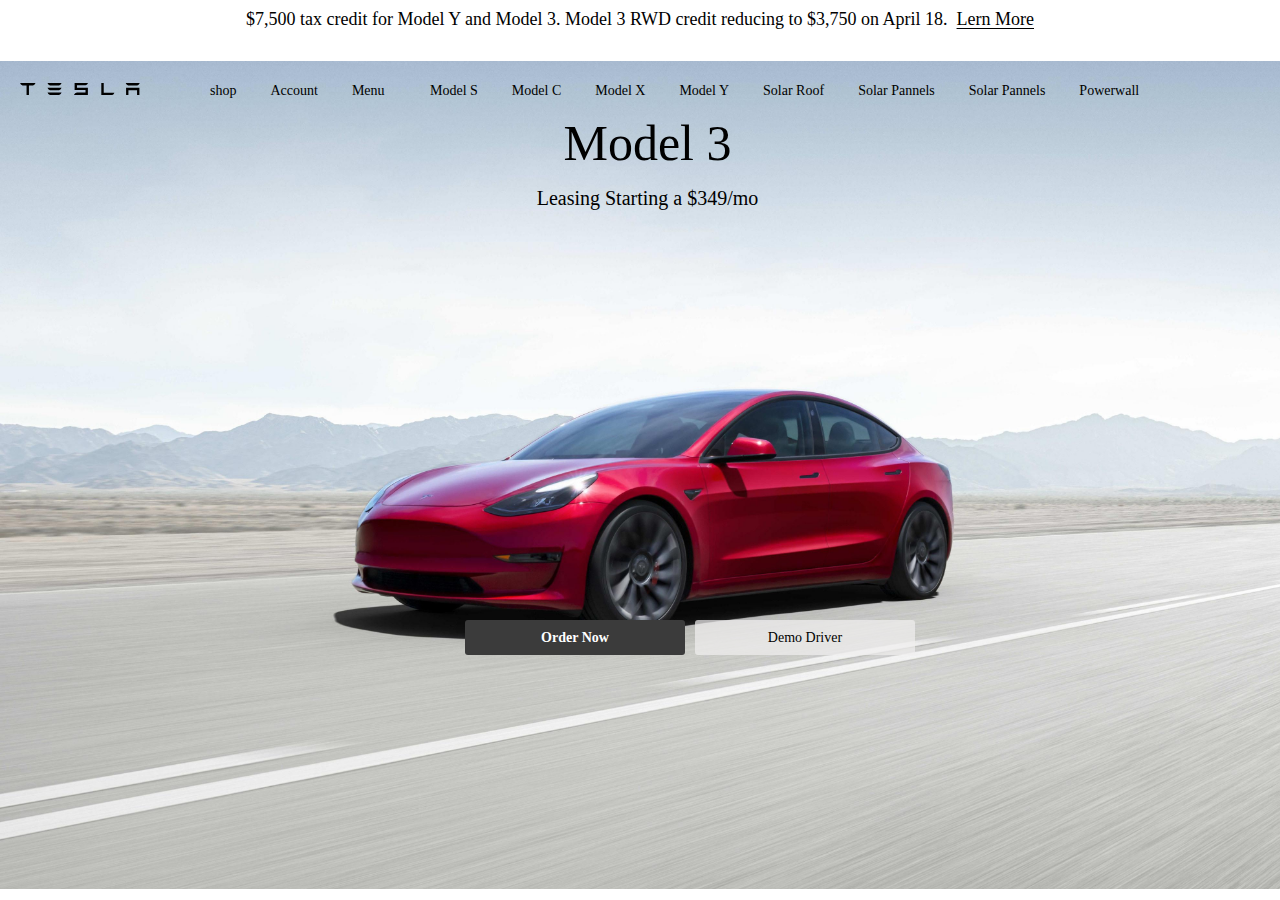
<file: New folder(tesla)/index.html>
<!DOCTYPE html>
<html>
    <head>
        <title>Electic Cars, Solar & Clean Energy | Tesla </title>
        <link rel="stylesheet" href="styl.css">
    </head>
    <body class="body">
        <div class="d1">$7,500 tax credit for Model Y and Model 3. Model 3 RWD credit reducing to $3,750 on April 18.&nbsp;
            <a class="a1" href="https://www.tesla.com/support/incentives">Lern More</a>
        </div>

        <div class="d2">
            <img class="logo" src="logo.svg"/>
            <ol class="list1">
                <li class="li1">Model S</li>
                <li class="li1">Model C</li>
                <li class="li1">Model X</li>
                <li class="li1">Model Y</li>
                <li class="li1">Solar Roof</li>
                <li class="li1">Solar Pannels</li>
                <li class="li1">Solar Pannels</li>
                <li class="li1">Powerwall</li>

            </ol>

            <ol class="list2">
                <li class="li1">shop</li>
                <li class="li1">Account</li>
                <li class="li1">Menu</li>
            </ol>

            <div class="d3">Model 3</div>
            <div class="d4">Leasing Starting a $349/mo</div>

            <div class="d5"> 
                <button class="b1">Order Now</button>
                <button class="b2" onclick="location.href='http://127.0.0.1:5501/Register/index.html?username=Dilshan&password=123#'">Demo Driver</button>
                 
            </div>

        </div>
        <script src="script.js"></script>
    </body>
</html>
</file>
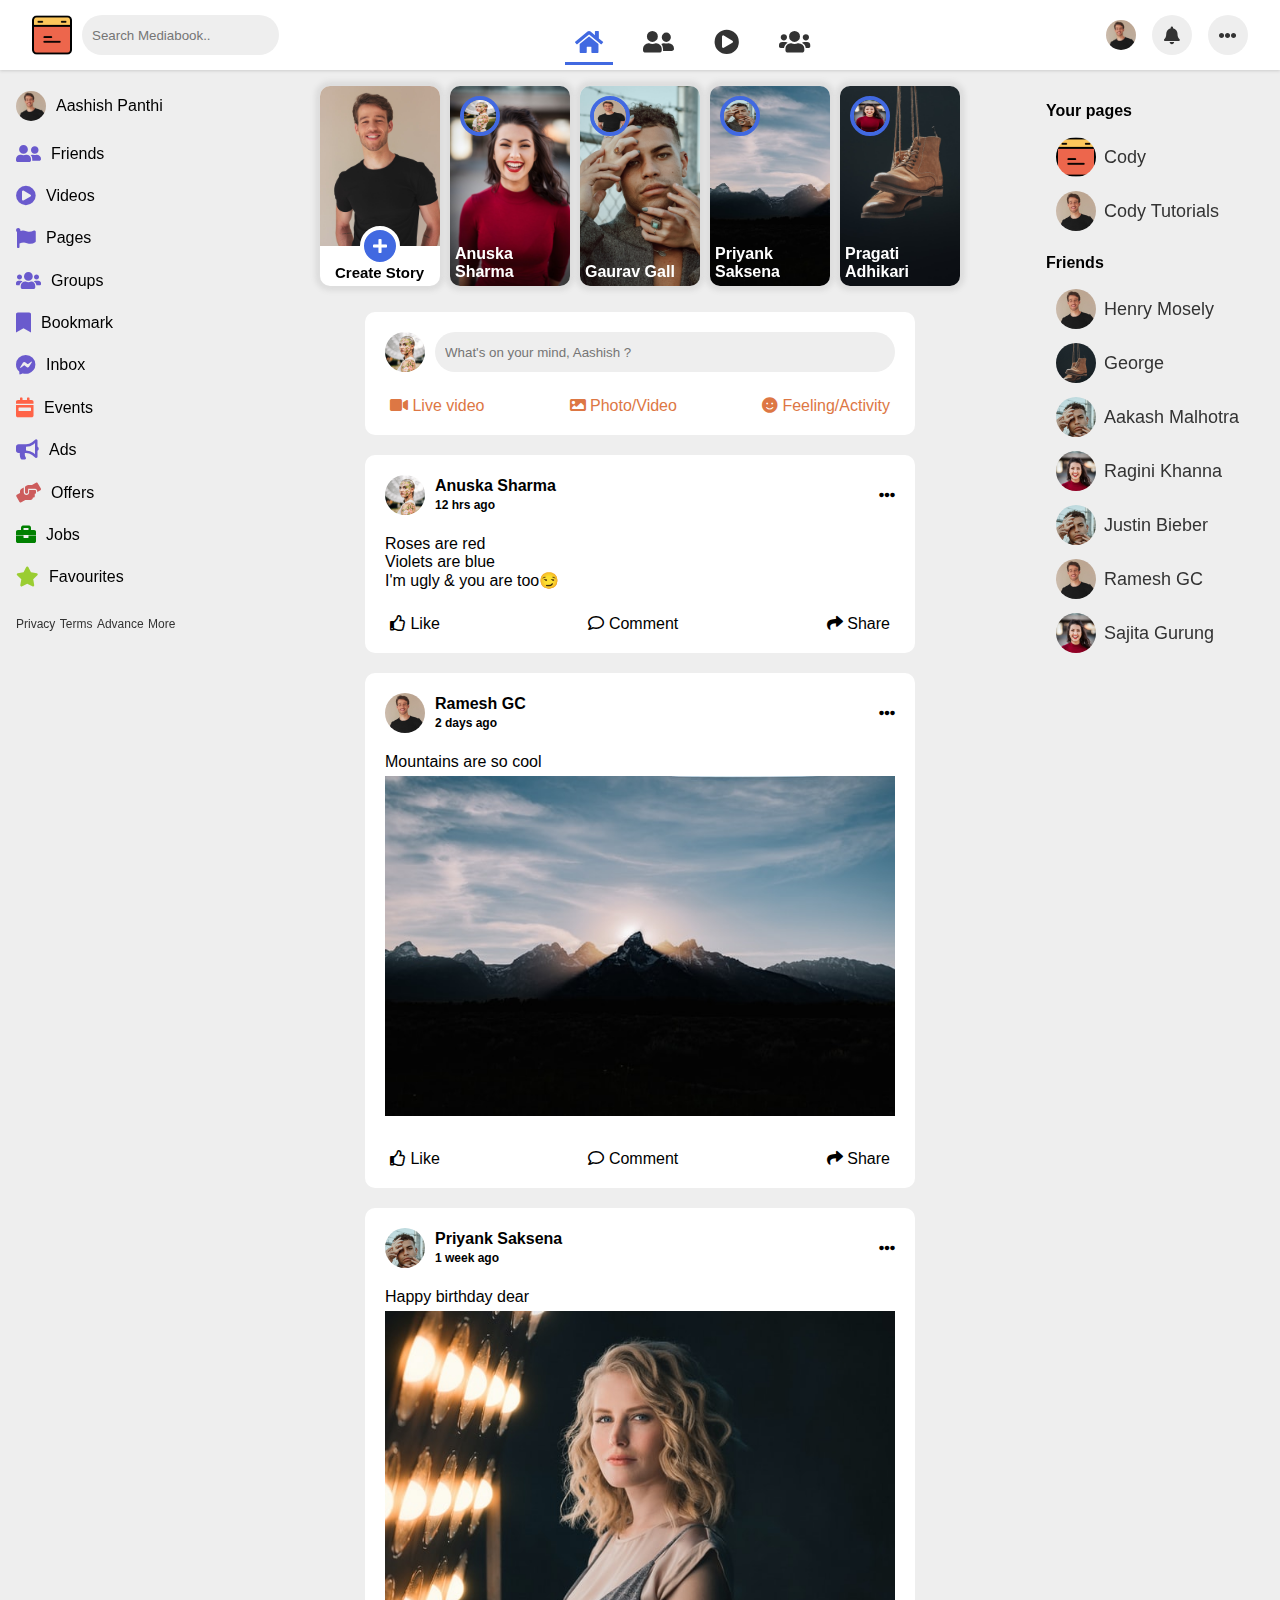
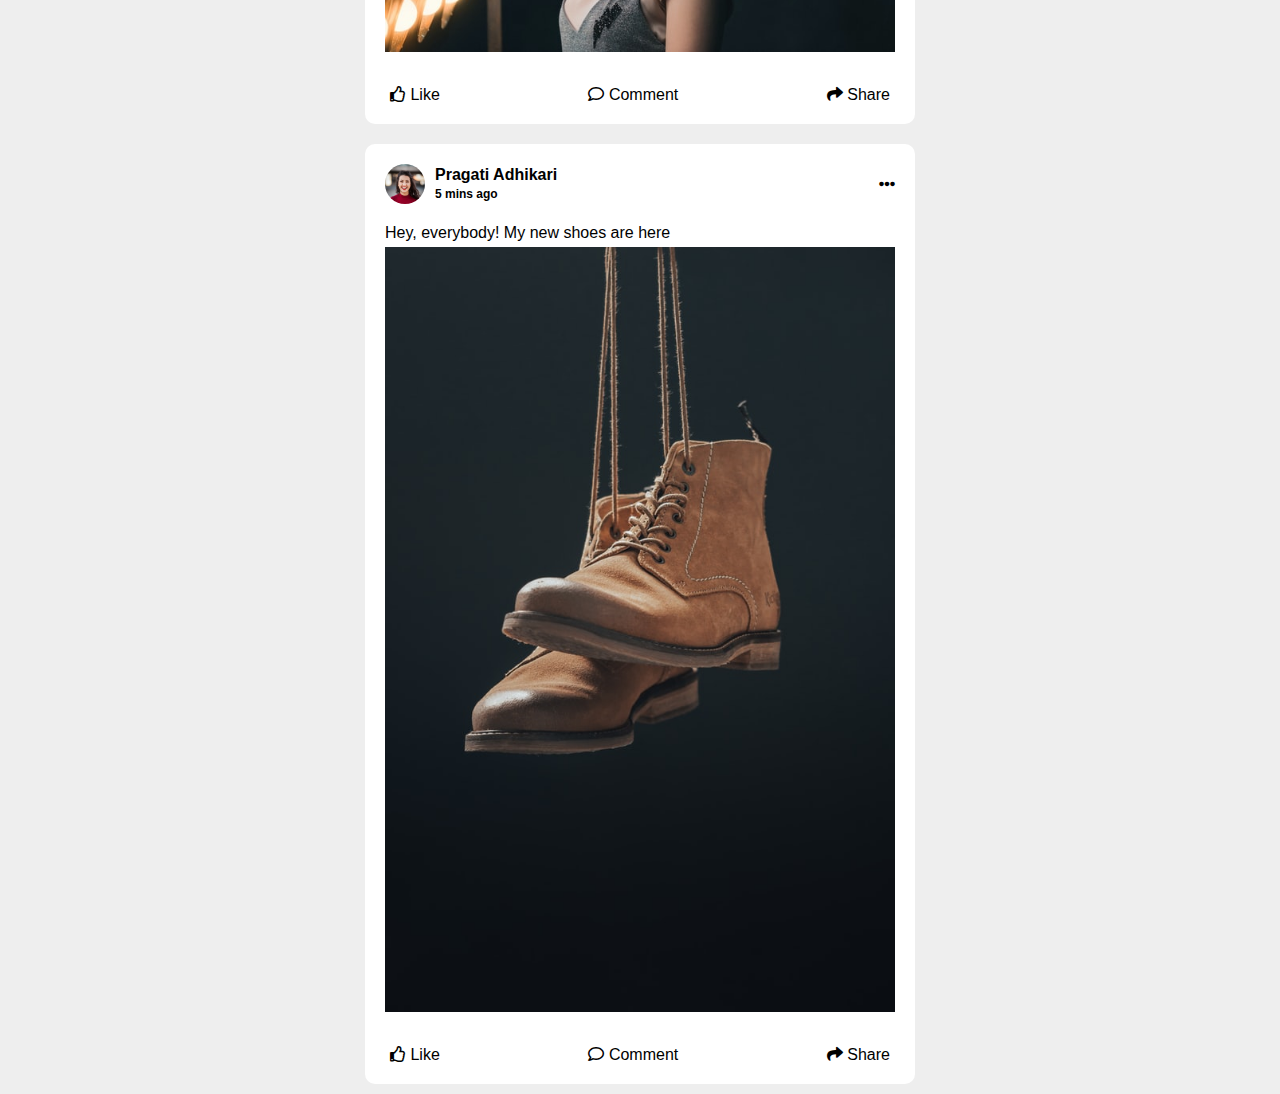
<file: social media 2 web site/index.html>
<!DOCTYPE html>
<html lang="en">

<head>
    <meta charset="UTF-8">
    <meta http-equiv="X-UA-Compatible" content="IE=edge">
    <meta name="viewport" content="width=device-width, initial-scale=1.0">
    <link rel="shortcut icon" href="./images/logo.png" type="image/x-icon">
    <link rel="stylesheet" href="https://cdnjs.cloudflare.com/ajax/libs/font-awesome/5.15.4/css/all.min.css"
        integrity="sha512-1ycn6IcaQQ40/MKBW2W4Rhis/DbILU74C1vSrLJxCq57o941Ym01SwNsOMqvEBFlcgUa6xLiPY/NS5R+E6ztJQ=="
        crossorigin="anonymous" referrerpolicy="no-referrer" />
    <link rel="stylesheet" href="style.css">
    <title>MediaBook</title>
</head>

<body>
    <nav>
        <div class="nav-left">
            <img src="./images/logo.png" alt="Logo">
            <input type="text" placeholder="Search Mediabook..">
        </div>

        <div class="nav-middle">
            <a href="#" class="active">
                <i class="fa fa-home"></i>
            </a>

            <a href="#">
                <i class="fa fa-user-friends"></i>
            </a>

            <a href="#">
                <i class="fa fa-play-circle"></i>
            </a>

            <a href="#">
                <i class="fa fa-users"></i>
            </a>
        </div>

        <div class="nav-right">
            <span class="profile"></span>

            <a href="#">
                <i class="fa fa-bell"></i>
            </a>

            <a href="#">
                <i class="fas fa-ellipsis-h"></i>
            </a>
        </div>
    </nav>


    <div class="container">
        <div class="left-panel">
            <ul>
                <li>
                    <span class="profile"></span>
                    <p>Aashish Panthi</p>
                </li>
                <li>
                    <i class="fa fa-user-friends"></i>
                    <p>Friends</p>
                </li>
                <li>
                    <i class="fa fa-play-circle"></i>
                    <p>Videos</p>
                </li>
                <li>
                    <i class="fa fa-flag"></i>
                    <p>Pages</p>
                </li>
                <li>
                    <i class="fa fa-users"></i>
                    <p>Groups</p>
                </li>
                <li>
                    <i class="fa fa-bookmark"></i>
                    <p>Bookmark</p>
                </li>
                <li>
                    <i class="fab fa-facebook-messenger"></i>
                    <p>Inbox</p>
                </li>
                <li>
                    <i class="fas fa-calendar-week"></i>
                    <p>Events</p>
                </li>
                <li>
                    <i class="fa fa-bullhorn"></i>
                    <p>Ads</p>
                </li>
                <li>
                    <i class="fas fa-hands-helping"></i>
                    <p>Offers</p>
                </li>
                <li>
                    <i class="fas fa-briefcase"></i>
                    <p>Jobs</p>
                </li>
                <li>
                    <i class="fa fa-star"></i>
                    <p>Favourites</p>
                </li>
            </ul>

            <div class="footer-links">
                <a href="#">Privacy</a>
                <a href="#">Terms</a>
                <a href="#">Advance</a>
                <a href="#">More</a>
            </div>
        </div>


        <div class="middle-panel">

            <div class="story-section">

                <div class="story create">
                    <div class="dp-image">
                        <img src="./images/dp.jpg" alt="Profile pic">
                    </div>
                    <span class="dp-container">
                        <i class="fa fa-plus"></i>
                    </span>
                    <span class="name">Create Story</span>
                </div>


                <div class="story">
                    <img src="./images/model.jpg" alt="Anuska's story">
                    <div class="dp-container">
                        <img src="./images/girl.jpg" alt="">
                    </div>
                    <p class="name">Anuska Sharma</p>
                </div>

                <div class="story">
                    <img src="./images/boy.jpg" alt="Story image">
                    <span class="dp-container">
                        <img src="./images/dp.jpg" alt="Profile pic">
                    </span>
                    <span class="name">Gaurav Gall</span>
                </div>

                <div class="story">
                    <img src="./images/mountains.jpg" alt="Story image">
                    <span class="dp-container">
                        <img src="./images/boy.jpg" alt="Profile pic">
                    </span>
                    <span class="name">Priyank Saksena</span>
                </div>

                <div class="story">
                    <img src="./images/shoes.jpg" alt="Story image">
                    <span class="dp-container">
                        <img src="./images/model.jpg" alt="Profile pic">
                    </span>
                    <span class="name">Pragati Adhikari</span>
                </div>
            </div>

            <div class="post create">
                <div class="post-top">
                    <div class="dp">
                        <img src="./images/girl.jpg" alt="">
                    </div>
                    <input type="text" placeholder="What's on your mind, Aashish ?" />
                </div>
                
                <div class="post-bottom">
                    <div class="action">
                        <i class="fa fa-video"></i>
                        <span>Live video</span>
                    </div>
                    <div class="action">
                        <i class="fa fa-image"></i>
                        <span>Photo/Video</span>
                    </div>
                    <div class="action">
                        <i class="fa fa-smile"></i>
                        <span>Feeling/Activity</span>
                    </div>
                </div>
            </div>

            <div class="post">
                <div class="post-top">
                    <div class="dp">
                        <img src="./images/girl.jpg" alt="">
                    </div>
                    <div class="post-info">
                        <p class="name">Anuska Sharma</p>
                        <span class="time">12 hrs ago</span>
                    </div>
                    <i class="fas fa-ellipsis-h"></i>
                </div>

                <div class="post-content">
                    Roses are red <br>
                    Violets are blue <br>
                    I'm ugly & you are too😏
                </div>
                
                <div class="post-bottom">
                    <div class="action">
                        <i class="far fa-thumbs-up"></i>
                        <span>Like</span>
                    </div>
                    <div class="action">
                        <i class="far fa-comment"></i>
                        <span>Comment</span>
                    </div>
                    <div class="action">
                        <i class="fa fa-share"></i>
                        <span>Share</span>
                    </div>
                </div>
            </div>

            <div class="post">
                <div class="post-top">
                    <div class="dp">
                        <img src="./images/dp.jpg" alt="">
                    </div>
                    <div class="post-info">
                        <p class="name">Ramesh GC</p>
                        <span class="time">2 days ago</span>
                    </div>
                    <i class="fas fa-ellipsis-h"></i>
                </div>

                <div class="post-content">
                    Mountains are so cool
                    <img src="images/mountains.jpg" />
                </div>
                
                <div class="post-bottom">
                    <div class="action">
                        <i class="far fa-thumbs-up"></i>
                        <span>Like</span>
                    </div>
                    <div class="action">
                        <i class="far fa-comment"></i>
                        <span>Comment</span>
                    </div>
                    <div class="action">
                        <i class="fa fa-share"></i>
                        <span>Share</span>
                    </div>
                </div>
            </div>

            <div class="post">
                <div class="post-top">
                    <div class="dp">
                        <img src="./images/boy.jpg" alt="">
                    </div>
                    <div class="post-info">
                        <p class="name">Priyank Saksena</p>
                        <span class="time">1 week ago</span>
                    </div>
                    <i class="fas fa-ellipsis-h"></i>
                </div>
                <div class="post-content">
                    Happy birthday dear
                    <img src="./images/girl_with_light.jpg" alt="Mountains">
                </div>
                <div class="post-bottom">
                    <div class="action">
                        <i class="far fa-thumbs-up"></i>
                        <span>Like</span>
                    </div>
                    <div class="action">
                        <i class="far fa-comment"></i>
                        <span>Comment</span>
                    </div>
                    <div class="action">
                        <i class="fa fa-share"></i>
                        <span>Share</span>
                    </div>
                </div>
            </div>

            <div class="post">
                <div class="post-top">
                    <div class="dp">
                        <img src="./images/model.jpg" alt="">
                    </div>
                    <div class="post-info">
                        <p class="name">Pragati Adhikari</p>
                        <span class="time">5 mins ago</span>
                    </div>
                    <i class="fas fa-ellipsis-h"></i>
                </div>
                <div class="post-content">
                    Hey, everybody! My new shoes are here
                    <img src="./images/shoes.jpg" alt="Shoes">
                </div>
                <div class="post-bottom">
                    <div class="action">
                        <i class="far fa-thumbs-up"></i>
                        <span>Like</span>
                    </div>
                    <div class="action">
                        <i class="far fa-comment"></i>
                        <span>Comment</span>
                    </div>
                    <div class="action">
                        <i class="fa fa-share"></i>
                        <span>Share</span>
                    </div>
                </div>
            </div>
            
        </div>
        <div class="right-panel">
            <div class="pages-section">
                <h4>Your pages</h4>
                <a class='page' href="#">
                    <div class="dp">
                        <img src="./images/logo.png" alt="">
                    </div>
                    <p class="name">Cody</p>
                </a>

                <a class='page' href="#">
                    <div class="dp">
                        <img src="./images/dp.jpg" alt="">
                    </div>
                    <p class="name">Cody Tutorials</p>
                </a>
            </div>

            <div class="friends-section">
                <h4>Friends</h4>
                <a class='friend' href="#">
                    <div class="dp">
                        <img src="./images/dp.jpg" alt="">
                    </div>
                    <p class="name">Henry Mosely</p>
                </a>

                <a class='friend' href="#">
                    <div class="dp">
                        <img src="./images/shoes.jpg" alt="">
                    </div>
                    <p class="name">George</p>
                </a>

                <a class="friend" href="#">
                    <div class="dp">
                        <img src="./images/boy.jpg" alt="">
                    </div>
                    <p class="name">Aakash Malhotra</p>
                </a>

                <a class="friend" href="#">
                    <div class="dp">
                        <img src="./images/model.jpg" alt="">
                    </div>
                    <p class="name">Ragini Khanna</p>
                </a>

                <a class="friend" href="#">
                    <div class="dp">
                        <img src="./images/boy.jpg" alt="">
                    </div>
                    <p class="name">Justin Bieber</p>
                </a>

                <a class="friend" href="#">
                    <div class="dp">
                        <img src="./images/dp.jpg" alt="">
                    </div>
                    <p class="name">Ramesh GC</p>
                </a>

                <a class="friend" href="#">
                    <div class="dp">
                        <img src="./images/model.jpg" alt="">
                    </div>
                    <p class="name">Sajita Gurung</p>
                </a>
                
            </div>
        </div>
    </div>
</body>

</html>
</file>
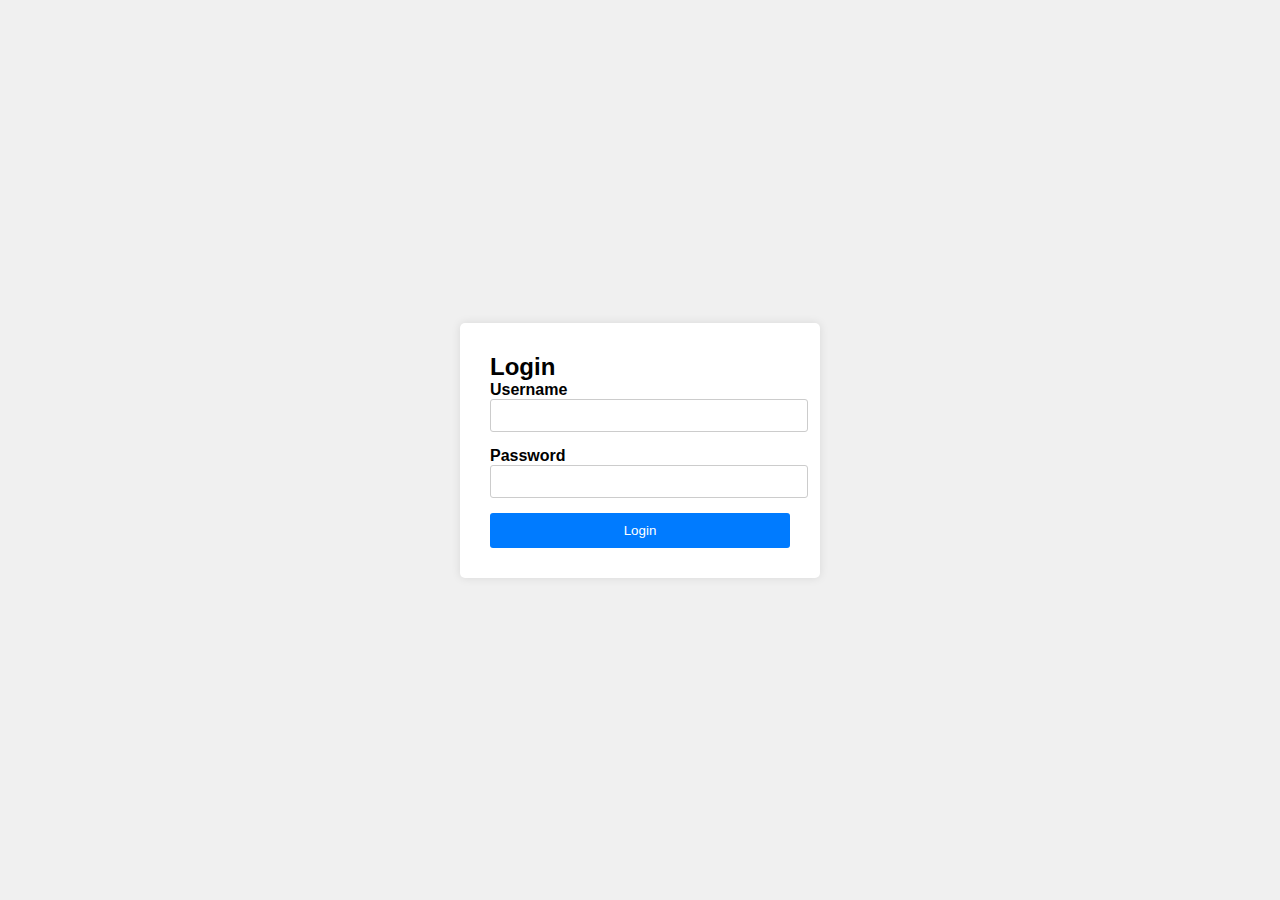
<file: New folder(tesla)/Register/index.html>
<!DOCTYPE html>
<html>
    <head>
        <meta charset="UTF-8">
        <meta http-equiv="X-UA-compatible" content="IE=edge">
        <meta name="viewport" content="width=device-width,intial-scale=1.0">
        <title>Login Page</title>
        <link rel="stylesheet" href="style.css">
        <script src="script1.js"></script>
    </head>

    <body>
     <!-----   <header>
            <h2>Tesla</h2>
            <nav>
                <a href="#">Home</a>
                <a href="#">About</a>
                <a href="#">Services</a>
                <a href="#">Contact</a>

            </nav>
        </header>-->

        <div class="container">
            <form action="#">
                <h2>Login</h2>
                <div class="input-container">
                    <label for="username">Username</label>
                    <input type="text" id="u1" name="username" value="" required>
                </div>
                <div class="input-container">
                    <label for="password">Password</label>
                    <input type="password" id="p1" name="password"  value="" required>
                </div>
                <button type="submit" id="submit" onclick="submit()">Login</button>
            </form>
        </div>
        
    </body>
</html>
</file>
<file: New folder(tesla)/styl.css>
*{
    margin: 0;
    padding: 0;
}

.d1{
    width: 100vw;
    height: 52px;
    font-size: 18px;
    color: black;
    font-family:"Gothom SSm";
    font-weight: 300;
    text-align: center;
    margin-top: 09px;
    justify-content: center;
    align-items: center;
    text-decoration: none;

    
}

.body{
    margin: 0;
}

.a1{
    color: black;
    text-underline-offset: 3px;
    
    
}

.d2{
    width: 100vw;
    height: 92vh;
    background-image:url(background.jpeg) ;
    background-size: cover;
    background-position: y -152px;

}

.logo{
    width: 120px;
    margin-left: 20px;
    margin-top: 22px;
}

.list1{
    list-style: none;
    margin-left: 400px;
    margin-top: -18px;
}

.li1{
    display:inline;
    font-size: 14px;
    font-family: "GOtham SSm";
    margin-left: 30px;
    font-weight: 500;

}

.list2{
    list-style: none;
    margin-left: 180px;
    margin-top: -18px;

}

.d3{
    display: flex;
    justify-content: center;
    align-items: center;

    margin-top: 15px;
    margin-left: 15px;
    font-size: 50px;
    font-family: "Gotham SSm";
    font-weight: 300;
}

.d4{
    display: flex;
    justify-content: center;
    align-items: center;

    margin-top: 15px;
    margin-left: 15px;
    font-size: 20px;
    font-family: "Gotham SSm";
    font-weight: 300;
}

.d5{
    display: flex;
    justify-content: center;
    align-items: center;
    margin-top: 300px;
    background-image: none;
    box-shadow: 15px;
    margin-left: 100px;

}


.b1{
    width: 220px;
    height: 35px;
    background-color: rgb(59,59,59);
    font-size: 14px;
    color: white;
    font-family: "Gotham SSm";
    font-weight: 600;
    border-style:none;
    border-radius: 3px;
    margin-top: auto;
    cursor: pointer;
    box-shadow: 15px;
}

.b2{
    width: 220px;
    height: 35px;
    background-color: rgb(240,238,238,0.719);
    font-size: 14px;
    color:black;
    font-family: "Gotham SSm";
    font-weight: 300;
    border-style:none;
    border-radius: 3px;
    margin-top: 110px;
    margin-left: 10px;
    cursor: pointer;  
    text-underline-offset: 3px;

}
</file>
<file: social media 2 web site/style.css>
*{
    margin:0;
    padding:0;
    box-sizing: border-box;
    font-family: sans-serif;
}

nav{
    height:70px;
    width:100%;
    padding: 0 2rem;
    display:flex;
    justify-content: space-between;
    background-color: #fff;
    box-shadow: 0px 1px 3px #ccc;
    position:sticky;
    top:0;
    z-index:99;
}

nav .nav-left, nav .nav-right{
    display:flex;
    align-items: center;
}

nav .nav-left > img{
    width:40px;
}

nav .nav-left > input{
    height:40px;
    padding:5px 10px;
    border:none;
    border-radius: 25px;
    outline:none;
    background-color: #eee;
    margin-left: 10px;
}

nav .nav-middle{
    display:flex;
    align-items:flex-end;
    padding-bottom: 5px;
}

nav .nav-middle a{
    text-decoration: none;
    color:#333;
    padding:10px;
    margin:0px 10px;
}

nav .nav-middle a.active{
    color:royalblue;
    position:relative;
}

nav .nav-middle a.active::after{
    content:'';
    width:100%;
    height:3px;
    position:absolute;
    bottom:0;
    left:0;
    background:royalblue;
}

nav .nav-middle a > i{
    font-size: 25px;
}

nav .nav-right .profile, .container .left-panel .profile{
    background: url('./images/dp.jpg');
    height:30px;
    width:30px;
    background-size: cover;
    border-radius: 50%;
    cursor: pointer;
}

nav .nav-right a{
    text-decoration: none;
    color:#333;
    height:40px;
    width:40px;
    border-radius: 50%;
    background:#eee;
    display:grid;
    place-items: center;
    margin-left:1rem;
}

nav .nav-right a > i{
    font-size:18px;
}


.container{
    background:#eee;
    display:flex;
}

.container .left-panel, .container .right-panel{
    position: sticky;
    top:70px;
    width:250px;
    height:calc(100vh - 70px);
}

.container .left-panel ul{
    padding:10px 0px;
}

.container .left-panel ul li{
    list-style: none;
    display: flex;
    padding:.7rem 1rem;
    align-items: center;
    transition: .3s;
    border-radius: 5px;
    cursor: pointer;
}

.container .left-panel ul li:hover{
    background:#ddd;
}

.container .left-panel ul li > p{
    margin-left: 10px;
}

.container .left-panel ul li > i{
    font-size:20px;
    color:slateblue;
}

.container .left-panel ul li > i.fa-calendar-week{
    color:tomato;
}

.container .left-panel ul li i.fa-briefcase{
    color:green;
}

.container .left-panel ul li i.fa-star{
    color:yellowgreen;
}

.container .left-panel ul li i.fa-hands-helping{
    color:indianred;
}

.container .left-panel .footer-links{
    padding:5px 1rem;
}

.container .left-panel .footer-links a{
    text-decoration: none;
    color:#333;
    font-size:12px;
}

.middle-panel{
    flex:1;
    display:flex;
    flex-direction: column;
    align-items:center;
}

.middle-panel .story-section{
    display:flex;
    padding:1rem;
}

.middle-panel .story-section .story{
    width:120px;
    height:200px;
    border-radius: 10px;
    position: relative;
    overflow:hidden;
    cursor: pointer;
    margin:0px 5px;
    box-shadow: 0 0 5px 5px #ddd;
    background:#fff;
}

.middle-panel .story-section .story > img{
    height:100%;
    transition:.3s ease-in;
}

.middle-panel .story-section .story:hover > img{
    transform:scale(1.05);
}

.middle-panel .story-section .story .dp-container{
    width:40px;
    height:40px;
    border-radius: 50%;
    overflow:hidden;
    position:absolute;
    top:10px;
    left:10px;
    border:royalblue 4px solid; 
}

.middle-panel .story-section .story .dp-container > img{
    width:100%;
    height:100%;
}

.middle-panel .story-section .story .name{
    position:absolute;
    bottom:0px;
    left:0px;
    padding:5px;
    color:#fff;
    font-weight:bold;
}

.middle-panel .story-section .story.create .dp-image{
    height:80%;
    overflow:hidden;
}

.middle-panel .story-section .story.create .dp-image img{
    width:100%;
}

.middle-panel .story-section .story.create .dp-container{
    top:70%;
    left:50%;
    transform: translateX(-50%);
    display:grid;
    place-items: center;
    background:royalblue;
    border:4px solid #fff;
}

.middle-panel .story-section .story.create .dp-container i{
    color: #fff;
}

.middle-panel .story-section .story.create .name{
    color: #000;
    font-size:15px;
    left:10px;
}

.post{
    width:550px;
    background:#fff;
    border-radius:10px;
    padding:10px;
    margin:10px;
}

.post .post-top{
    display:flex;
    align-items: center;
    padding:10px;
}

.post .post-top .dp{
    width:40px;
    height:40px;
    border-radius: 50%;
    overflow:hidden;
}

.post .post-top .dp > img{
    width:100%;
    cursor:pointer;
}

.post .post-top .post-info{
    margin-left:10px;    
    font-weight: bold;
}

.post .post-top .post-info .name{
    cursor:pointer;
    font-size:16px;
}

.post .post-top .post-info .time{
    font-size:12px;
    cursor:pointer;
}

.post .post-top i{
    margin-left:auto;
    cursor: pointer;
}

.post .post-top > input{
    height:40px;
    padding:5px 10px;
    border-radius:25px;
    outline:none;
    border:none;
    flex:1;
    background:#eee;
    margin-left:10px;
}

.post .post-content{
    font-size:16px;
    font-weight:normal;
    padding:10px;
}

.post .post-content > img{
    width:100%;
    margin:5px 0px;
}

.post .post-bottom{
    box-shadow: 1px solid #ddd;
    display:flex;
    justify-content: space-between;
    padding:5px 5px 0px 5px;
}

.post .post-bottom .action{
    padding:10px;
    border-radius:10px;
    transition: .3s ease-in;
    cursor: pointer;
}

.post .post-bottom .action:hover{
    background:#eee;
}

.post.create .post-bottom > .action{
    color:#d74;
}

.container .right-panel{
    padding:1rem;
}

.right-panel .pages-section,
.right-panel .friends-section{
    margin:1rem 0px;
}

.right-panel .pages-section h4,
.right-panel .friends-section h4{
    margin-bottom:10px;
}

.right-panel .pages-section .page,
.right-panel .friends-section .friend{
    display: flex;
    align-items:center;
    text-decoration: none;
    transition: .3s ease-in-out;
    border-radius: 5px;
    padding:7px 10px;
    color:#333;
}

.right-panel .pages-section .page:hover,
.right-panel .friends-section .friend:hover{
    background:#ddd;
}

.right-panel .pages-section .page > .dp,
.right-panel .friends-section .friend > .dp{
    height:40px;
    width:40px;
    border-radius: 50%;
    overflow:hidden;
    cursor: pointer;
}

.right-panel .pages-section .page > .dp > img, 
.right-panel .friends-section .friend > .dp > img{
    width:100%;
}

.right-panel .pages-section .name, .right-panel .friends-section .name{
    font-size:18px;
    cursor:pointer;
    margin-left:8px;
}
</file>
<file: New folder(tesla)/Register/style.css>
*{
    margin: 0;
    padding: 0;
}

body {
    font-family: Arial, sans-serif;
    margin: 0;
    padding: 0;
    display: flex;
    justify-content: center;
    align-items: center;
    height: 100vh;
    background-color: #f0f0f0;
}

.container {
    width: 300px;
    padding: 30px;
    background-color: #ffffff;
    border-radius: 5px;
    box-shadow: 0 0 10px rgba(0, 0, 0, 0.1);
}

form {
    display: flex;
    flex-direction: column;
}

.input-container {
    margin-bottom: 15px;
}

label {
    font-weight: bold;
}

input[type="text"],
input[type="password"] {
    padding: 8px;
    border: 1px solid #ccc;
    border-radius: 3px;
    width: 100%;
}

button {
    padding: 10px;
    border: none;
    border-radius: 3px;
    background-color: #007bff;
    color: #fff;
    cursor: pointer;
}

button:hover {
    background-color: #0056b3;
}
</file>
